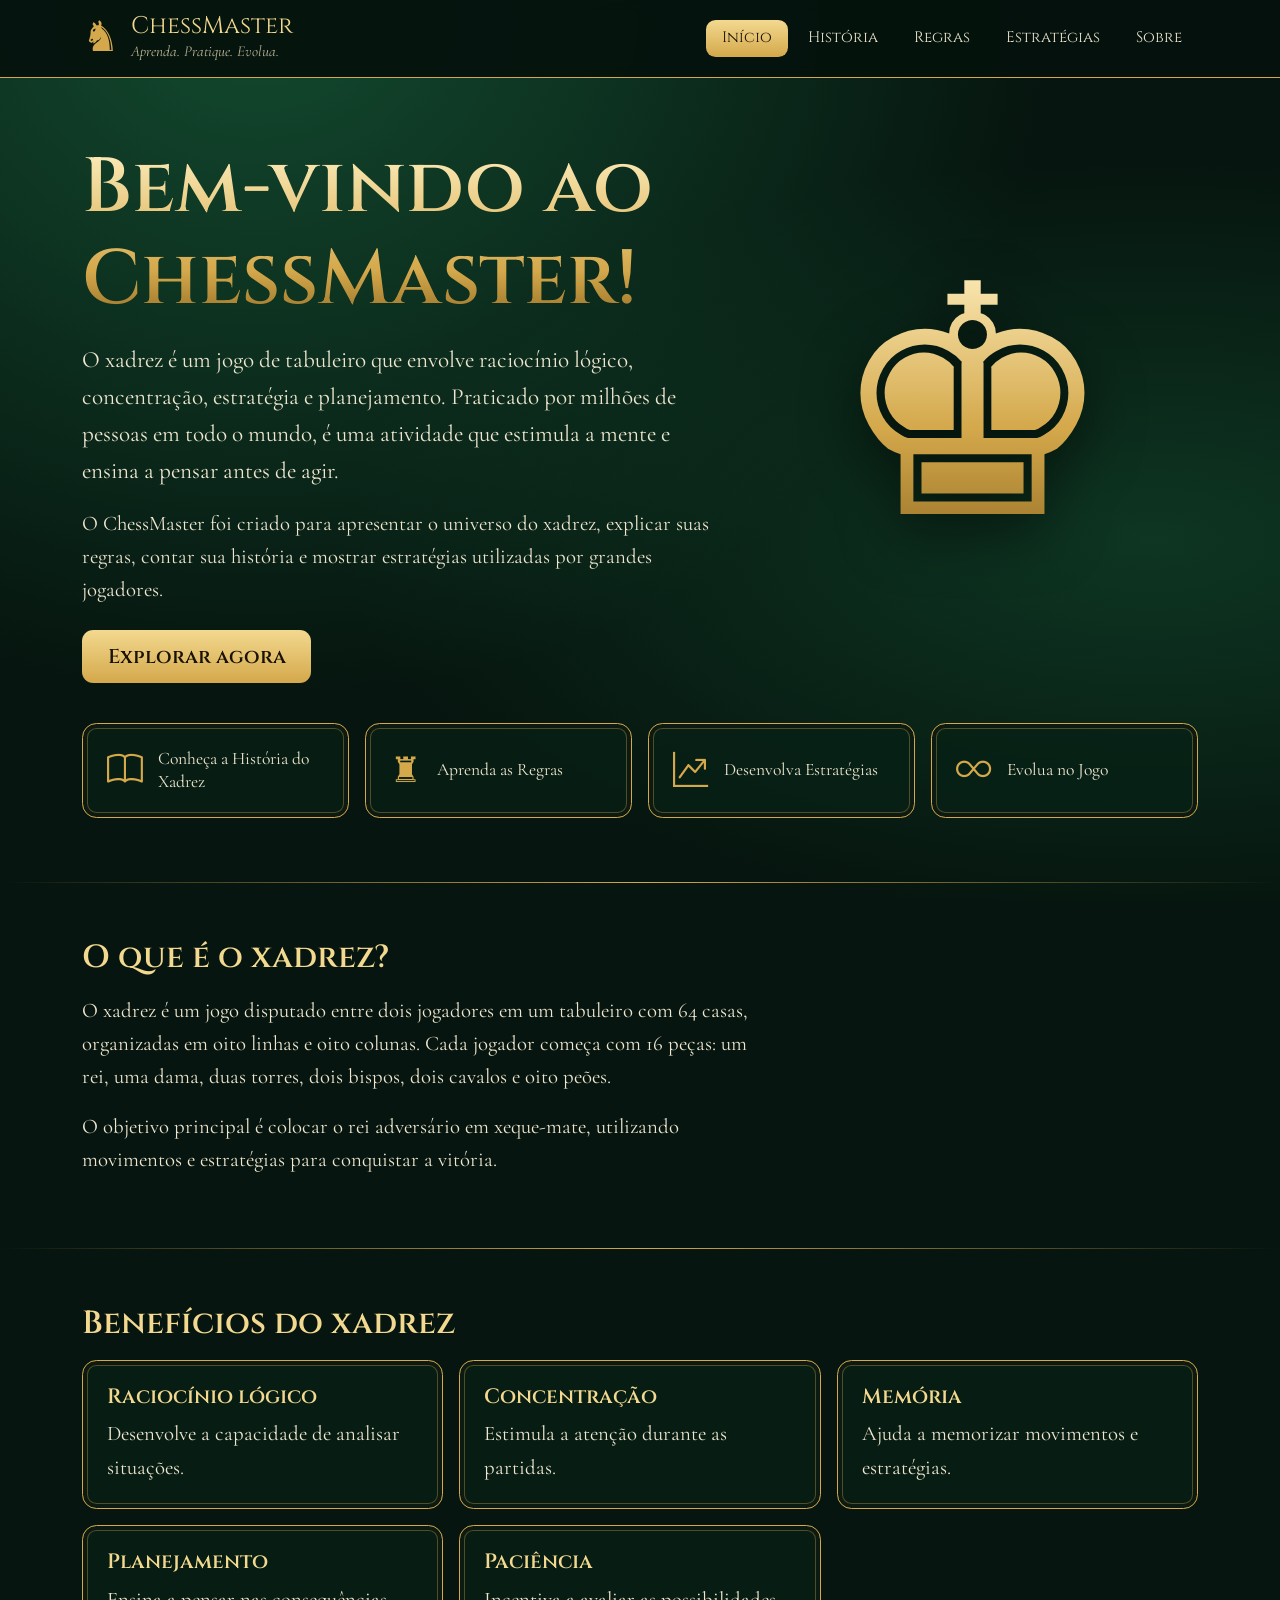
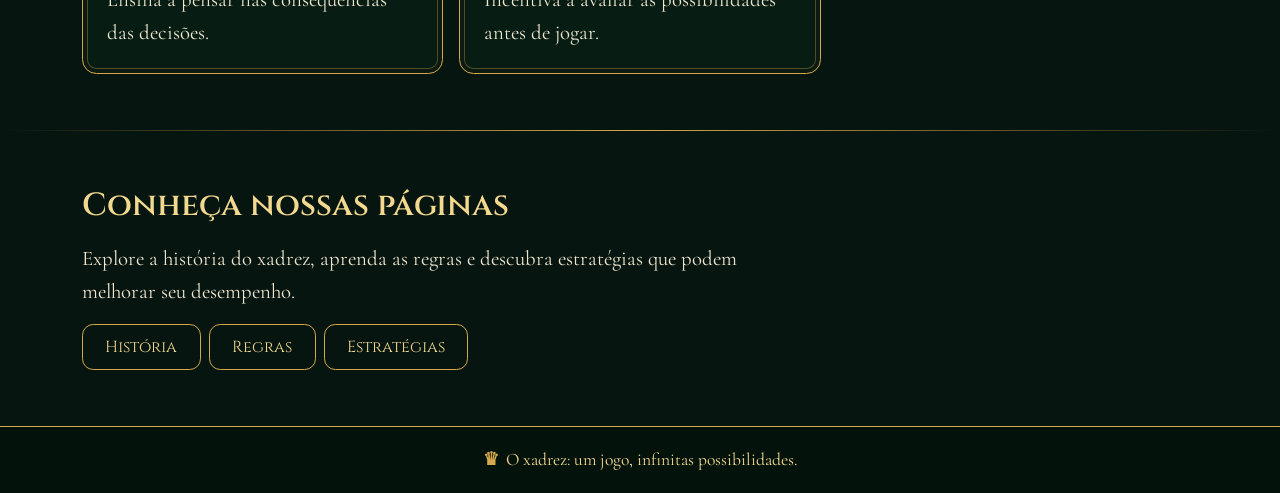
<file: chessmaster/chessmaster/index.html>
<!DOCTYPE html>
<html lang="pt-BR" data-bs-theme="dark">
<head>
  <meta charset="UTF-8">
  <meta name="viewport" content="width=device-width, initial-scale=1">
  <title>Início — ChessMaster</title>
  <meta name="description" content="Aprenda as regras, a história e as estratégias do xadrez.">
  <link href="https://cdn.jsdelivr.net/npm/bootstrap@5.3.3/dist/css/bootstrap.min.css" rel="stylesheet">
  <link href="https://cdn.jsdelivr.net/npm/bootstrap-icons@1.11.3/font/bootstrap-icons.min.css" rel="stylesheet">
  <link href="https://fonts.googleapis.com/css2?family=Cinzel:wght@500;600;700&family=Cormorant+Garamond:ital,wght@0,400;0,600;1,400&display=swap" rel="stylesheet">
  <link href="assets/css/style.css" rel="stylesheet">
</head>
<body>
  <div id="site-header" data-page="index"></div>
  <main>
    <section class="hero">
      <div class="container">
        <div class="row align-items-center g-4">
          <div class="col-lg-7">
            <h1>Bem-vindo ao ChessMaster!</h1>
            <p class="intro mt-3">O xadrez é um jogo de tabuleiro que envolve raciocínio lógico, concentração, estratégia e planejamento. Praticado por milhões de pessoas em todo o mundo, é uma atividade que estimula a mente e ensina a pensar antes de agir.</p>
            <p>O ChessMaster foi criado para apresentar o universo do xadrez, explicar suas regras, contar sua história e mostrar estratégias utilizadas por grandes jogadores.</p>
            <a href="historia.html" class="btn btn-gold btn-lg mt-2">Explorar agora</a>
          </div>
          <div class="col-lg-5"><div class="king" aria-hidden="true">♚</div></div>
        </div>
        <div class="row g-3 mt-4">
          <div class="col-6 col-lg-3"><a href="historia.html" class="panel tile"><i class="bi bi-book"></i>Conheça a História do Xadrez</a></div>
          <div class="col-6 col-lg-3"><a href="regras.html" class="panel tile"><b aria-hidden="true">♜</b>Aprenda as Regras</a></div>
          <div class="col-6 col-lg-3"><a href="estrategias.html" class="panel tile"><i class="bi bi-graph-up-arrow"></i>Desenvolva Estratégias</a></div>
          <div class="col-6 col-lg-3"><a href="estrategias.html#mestres" class="panel tile"><i class="bi bi-infinity"></i>Evolua no Jogo</a></div>
        </div>
      </div>
    </section>
    <hr class="divider">

    <section class="section">
      <div class="container">
        <h2>O que é o xadrez?</h2>
        <p>O xadrez é um jogo disputado entre dois jogadores em um tabuleiro com 64 casas, organizadas em oito linhas e oito colunas. Cada jogador começa com 16 peças: um rei, uma dama, duas torres, dois bispos, dois cavalos e oito peões.</p>
        <p>O objetivo principal é colocar o rei adversário em xeque-mate, utilizando movimentos e estratégias para conquistar a vitória.</p>
      </div>
    </section>
    <hr class="divider">

    <section class="section">
      <div class="container">
        <h2>Benefícios do xadrez</h2>
        <div class="row g-3 row-cols-1 row-cols-md-2 row-cols-lg-3">
          <div class="col"><div class="panel"><h3>Raciocínio lógico</h3><p>Desenvolve a capacidade de analisar situações.</p></div></div>
          <div class="col"><div class="panel"><h3>Concentração</h3><p>Estimula a atenção durante as partidas.</p></div></div>
          <div class="col"><div class="panel"><h3>Memória</h3><p>Ajuda a memorizar movimentos e estratégias.</p></div></div>
          <div class="col"><div class="panel"><h3>Planejamento</h3><p>Ensina a pensar nas consequências das decisões.</p></div></div>
          <div class="col"><div class="panel"><h3>Paciência</h3><p>Incentiva a avaliar as possibilidades antes de jogar.</p></div></div>
        </div>
      </div>
    </section>
    <hr class="divider">

    <section class="section">
      <div class="container">
        <h2>Conheça nossas páginas</h2>
        <p>Explore a história do xadrez, aprenda as regras e descubra estratégias que podem melhorar seu desempenho.</p>
        <div class="d-flex flex-wrap gap-2">
          <a href="historia.html" class="btn btn-line">História</a>
          <a href="regras.html" class="btn btn-line">Regras</a>
          <a href="estrategias.html" class="btn btn-line">Estratégias</a>
        </div>
      </div>
    </section>
  </main>
  <div id="site-footer"></div>
  <script src="https://cdn.jsdelivr.net/npm/bootstrap@5.3.3/dist/js/bootstrap.bundle.min.js"></script>
  <script src="assets/js/main.js"></script>
</body>
</html>
</file>
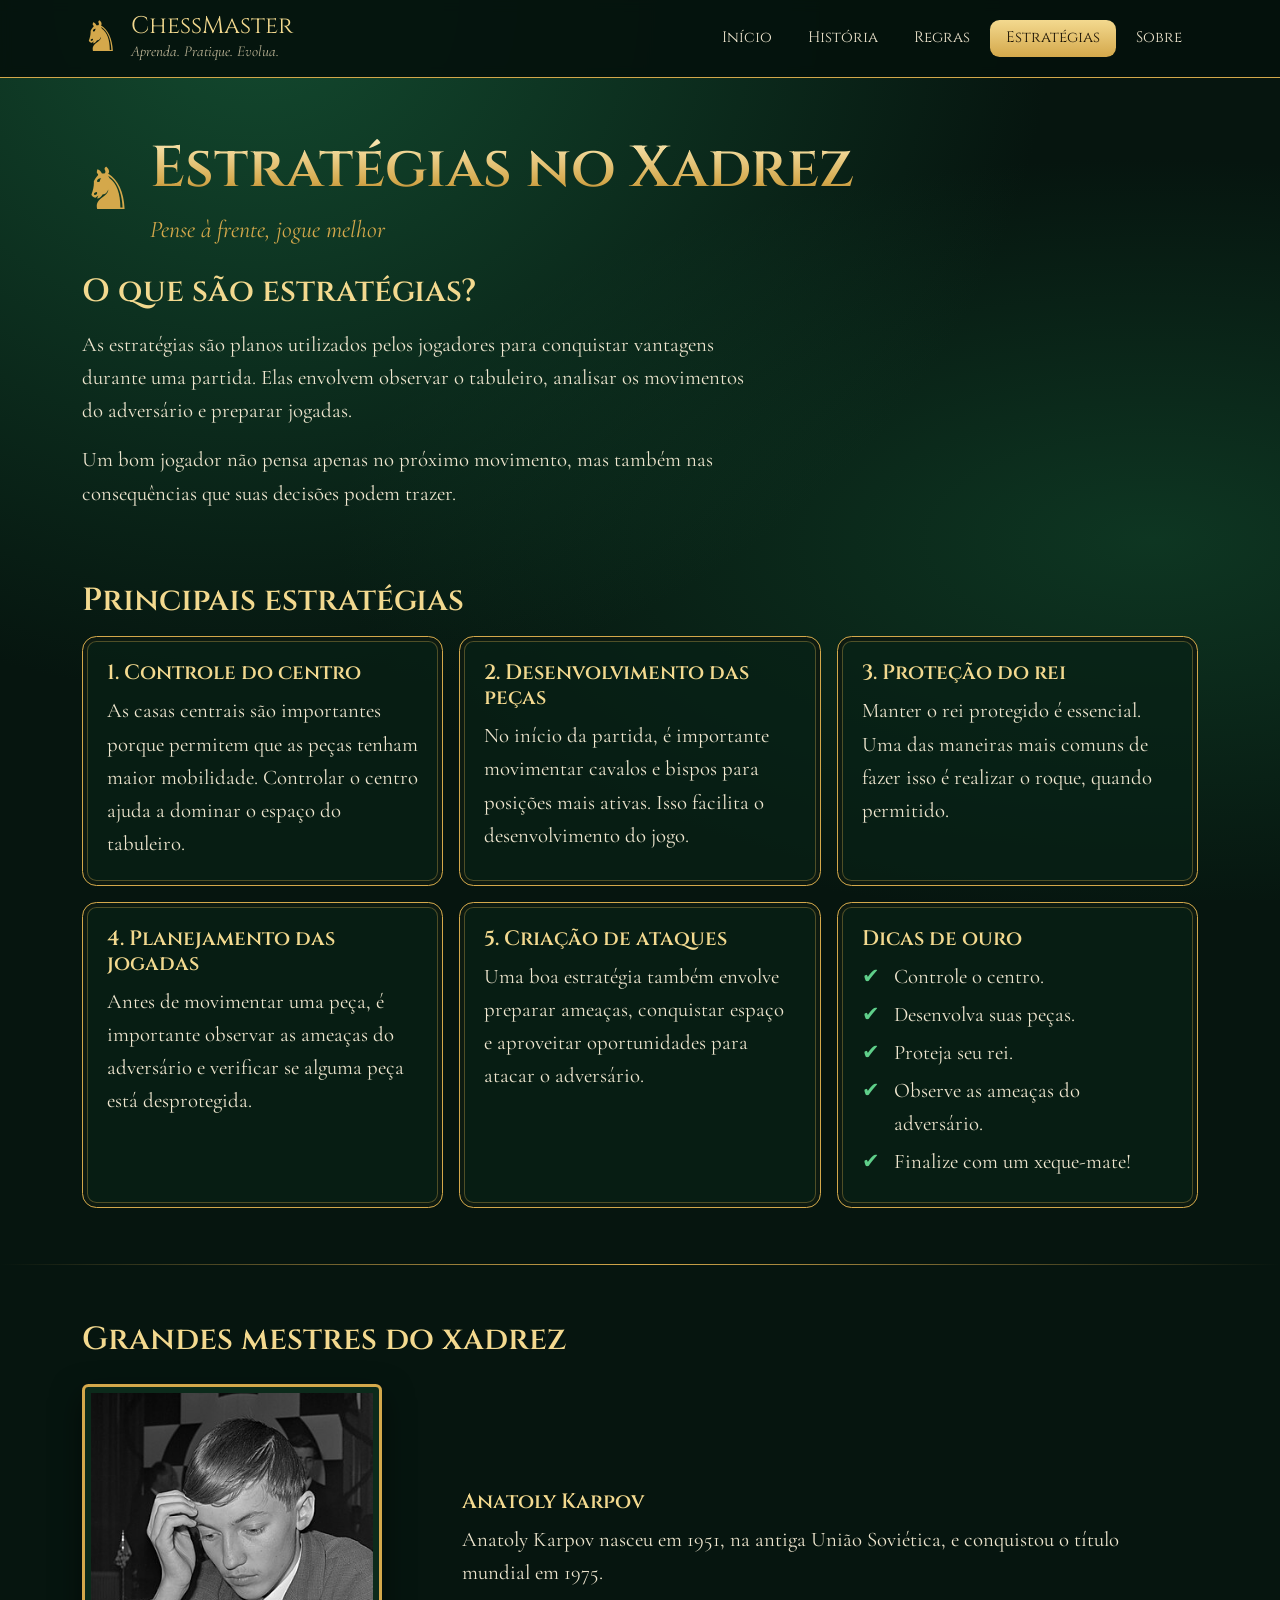
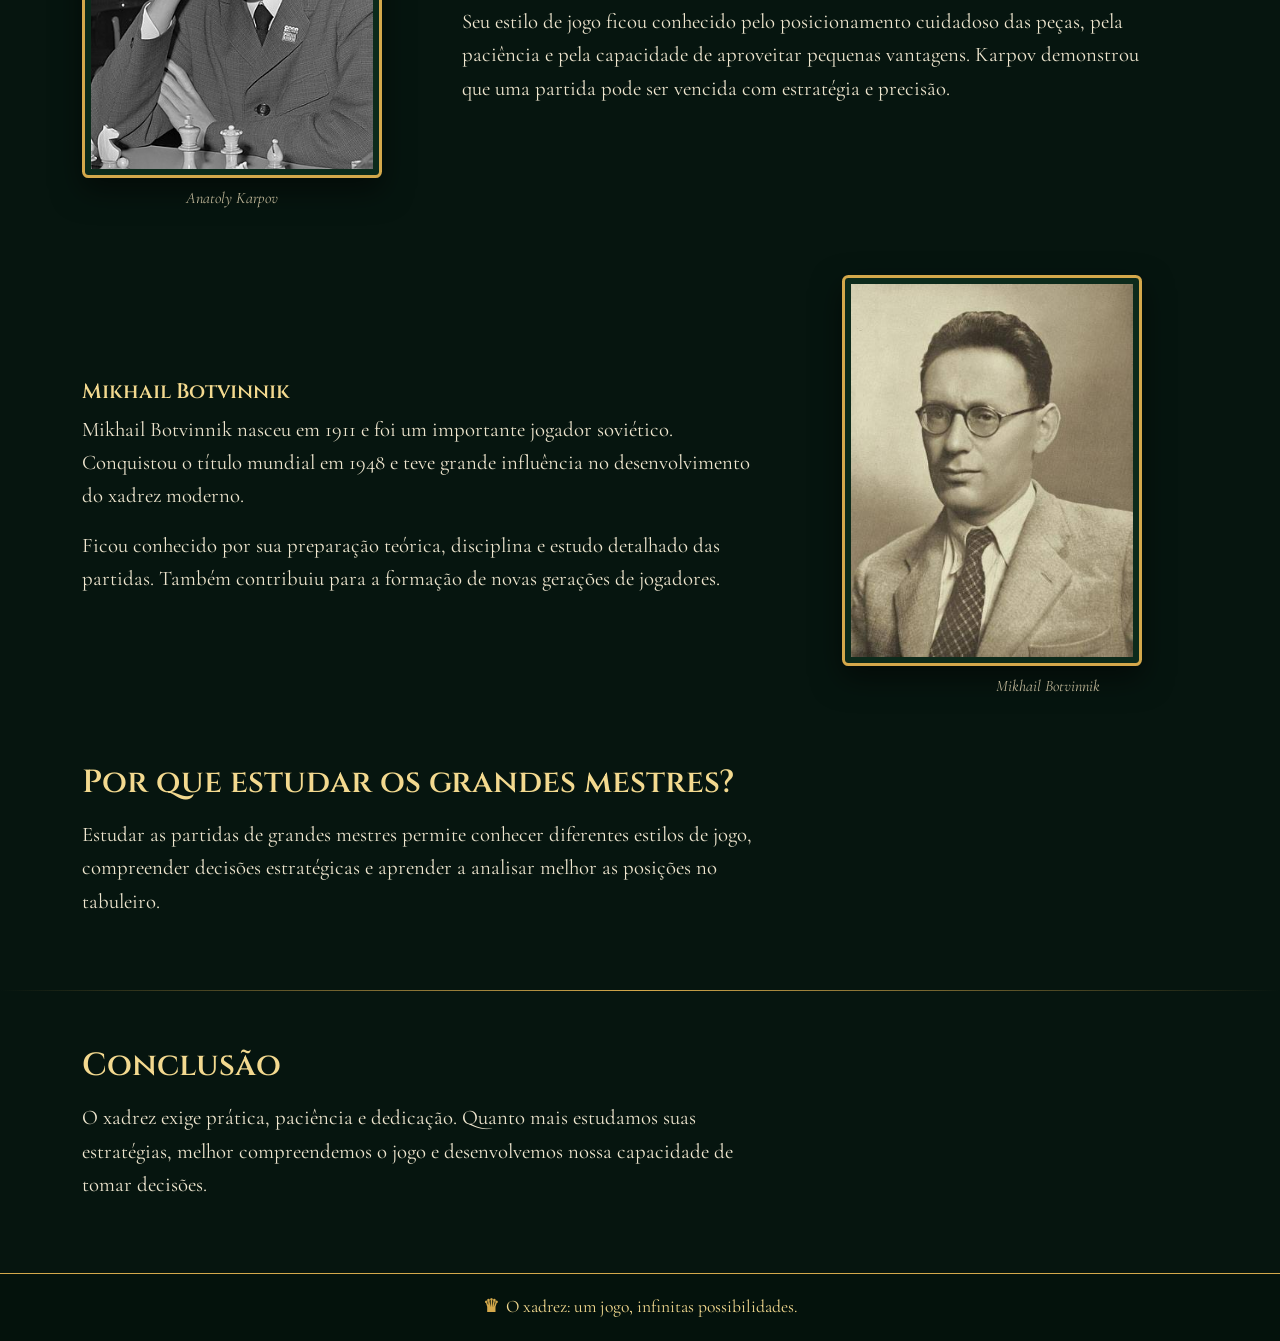
<file: chessmaster/chessmaster/estrategias.html>
<!DOCTYPE html>
<html lang="pt-BR" data-bs-theme="dark">
<head>
  <meta charset="UTF-8">
  <meta name="viewport" content="width=device-width, initial-scale=1">
  <title>Estratégias no Xadrez — ChessMaster</title>
  <meta name="description" content="Estratégias básicas e grandes mestres do xadrez.">
  <link href="https://cdn.jsdelivr.net/npm/bootstrap@5.3.3/dist/css/bootstrap.min.css" rel="stylesheet">
  <link href="https://cdn.jsdelivr.net/npm/bootstrap-icons@1.11.3/font/bootstrap-icons.min.css" rel="stylesheet">
  <link href="https://fonts.googleapis.com/css2?family=Cinzel:wght@500;600;700&family=Cormorant+Garamond:ital,wght@0,400;0,600;1,400&display=swap" rel="stylesheet">
  <link href="assets/css/style.css" rel="stylesheet">
</head>
<body>
  <div id="site-header" data-page="estrategias"></div>
  <main>
    <div class="container">
      <header class="page-head">
        <div class="d-flex align-items-center gap-3">
          <span class="glyph" aria-hidden="true">♞</span>
          <div><h1>Estratégias no Xadrez</h1><p class="lead-it mb-0">Pense à frente, jogue melhor</p></div>
        </div>
      </header>
      <h2>O que são estratégias?</h2>
      <p>As estratégias são planos utilizados pelos jogadores para conquistar vantagens durante uma partida. Elas envolvem observar o tabuleiro, analisar os movimentos do adversário e preparar jogadas.</p>
      <p>Um bom jogador não pensa apenas no próximo movimento, mas também nas consequências que suas decisões podem trazer.</p>
    </div>

    <section class="section">
      <div class="container">
        <h2>Principais estratégias</h2>
        <div class="row g-3 row-cols-1 row-cols-md-2 row-cols-lg-3">
<div class="col"><div class="panel"><h3>1. Controle do centro</h3><p>As casas centrais são importantes porque permitem que as peças tenham maior mobilidade. Controlar o centro ajuda a dominar o espaço do tabuleiro.</p></div></div>
<div class="col"><div class="panel"><h3>2. Desenvolvimento das peças</h3><p>No início da partida, é importante movimentar cavalos e bispos para posições mais ativas. Isso facilita o desenvolvimento do jogo.</p></div></div>
<div class="col"><div class="panel"><h3>3. Proteção do rei</h3><p>Manter o rei protegido é essencial. Uma das maneiras mais comuns de fazer isso é realizar o roque, quando permitido.</p></div></div>
<div class="col"><div class="panel"><h3>4. Planejamento das jogadas</h3><p>Antes de movimentar uma peça, é importante observar as ameaças do adversário e verificar se alguma peça está desprotegida.</p></div></div>
<div class="col"><div class="panel"><h3>5. Criação de ataques</h3><p>Uma boa estratégia também envolve preparar ameaças, conquistar espaço e aproveitar oportunidades para atacar o adversário.</p></div></div>
          <div class="col"><div class="panel"><h3>Dicas de ouro</h3>
            <ul class="tips"><li>Controle o centro.</li><li>Desenvolva suas peças.</li><li>Proteja seu rei.</li><li>Observe as ameaças do adversário.</li><li>Finalize com um xeque-mate!</li></ul>
          </div></div>
        </div>
      </div>
    </section>
    <hr class="divider">

    <section class="section" id="mestres">
      <div class="container">
        <h2 class="mb-4">Grandes mestres do xadrez</h2>

        <div class="row g-4 align-items-center mb-5">
          <div class="col-md-4 text-center text-md-start">
            <img class="photo" src="assets/img/karpov.jpeg" alt="Anatoly Karpov jogando xadrez, ainda jovem">
            <p class="photo-cap mx-auto mx-md-0">Anatoly Karpov</p>
          </div>
          <div class="col-md-8">
            <h3>Anatoly Karpov</h3>
            <p>Anatoly Karpov nasceu em 1951, na antiga União Soviética, e conquistou o título mundial em 1975.</p>
            <p>Seu estilo de jogo ficou conhecido pelo posicionamento cuidadoso das peças, pela paciência e pela capacidade de aproveitar pequenas vantagens. Karpov demonstrou que uma partida pode ser vencida com estratégia e precisão.</p>
          </div>
        </div>

        <div class="row g-4 align-items-center flex-md-row-reverse">
          <div class="col-md-4 text-center text-md-end">
            <img class="photo" src="assets/img/botvinnik.jpeg" alt="Retrato de Mikhail Botvinnik">
            <p class="photo-cap mx-auto me-md-0">Mikhail Botvinnik</p>
          </div>
          <div class="col-md-8">
            <h3>Mikhail Botvinnik</h3>
            <p>Mikhail Botvinnik nasceu em 1911 e foi um importante jogador soviético. Conquistou o título mundial em 1948 e teve grande influência no desenvolvimento do xadrez moderno.</p>
            <p>Ficou conhecido por sua preparação teórica, disciplina e estudo detalhado das partidas. Também contribuiu para a formação de novas gerações de jogadores.</p>
          </div>
        </div>

        <h2 class="mt-5">Por que estudar os grandes mestres?</h2>
        <p>Estudar as partidas de grandes mestres permite conhecer diferentes estilos de jogo, compreender decisões estratégicas e aprender a analisar melhor as posições no tabuleiro.</p>
      </div>
    </section>
    <hr class="divider">

    <section class="section">
      <div class="container">
        <h2>Conclusão</h2>
        <p>O xadrez exige prática, paciência e dedicação. Quanto mais estudamos suas estratégias, melhor compreendemos o jogo e desenvolvemos nossa capacidade de tomar decisões.</p>
      </div>
    </section>
  </main>
  <div id="site-footer"></div>
  <script src="https://cdn.jsdelivr.net/npm/bootstrap@5.3.3/dist/js/bootstrap.bundle.min.js"></script>
  <script src="assets/js/main.js"></script>
</body>
</html>
</file>
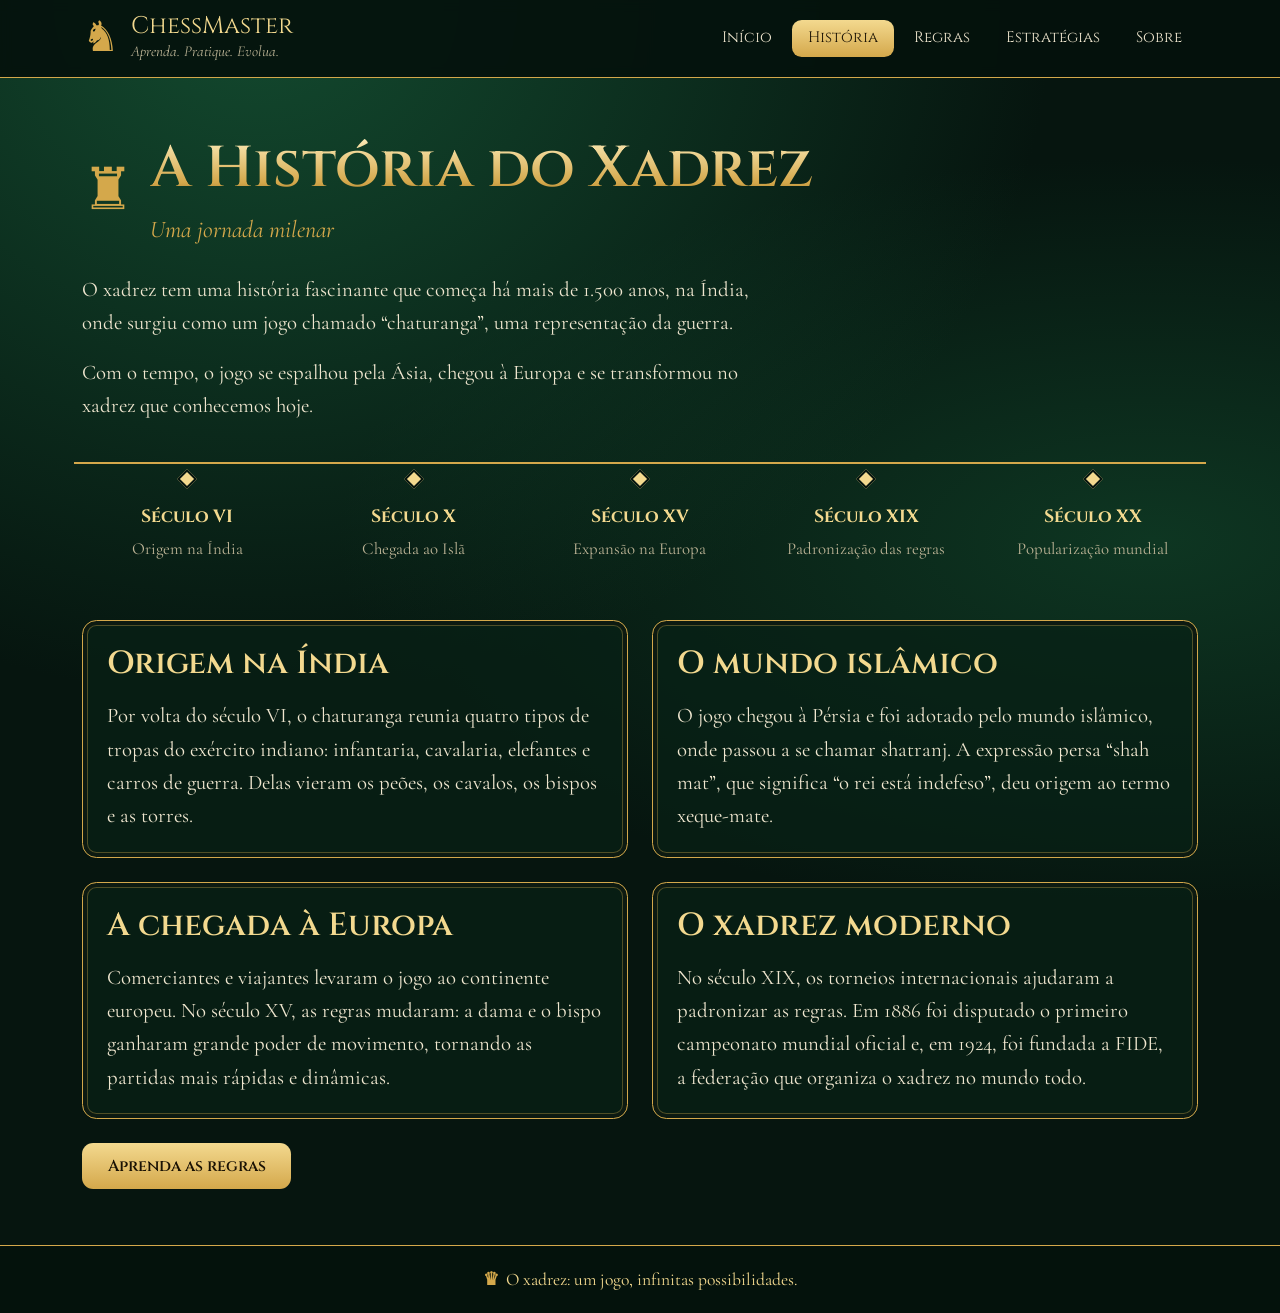
<file: chessmaster/chessmaster/historia.html>
<!DOCTYPE html>
<html lang="pt-BR" data-bs-theme="dark">
<head>
  <meta charset="UTF-8">
  <meta name="viewport" content="width=device-width, initial-scale=1">
  <title>A História do Xadrez — ChessMaster</title>
  <meta name="description" content="Uma jornada milenar: da Índia ao mundo inteiro.">
  <link href="https://cdn.jsdelivr.net/npm/bootstrap@5.3.3/dist/css/bootstrap.min.css" rel="stylesheet">
  <link href="https://cdn.jsdelivr.net/npm/bootstrap-icons@1.11.3/font/bootstrap-icons.min.css" rel="stylesheet">
  <link href="https://fonts.googleapis.com/css2?family=Cinzel:wght@500;600;700&family=Cormorant+Garamond:ital,wght@0,400;0,600;1,400&display=swap" rel="stylesheet">
  <link href="assets/css/style.css" rel="stylesheet">
</head>
<body>
  <div id="site-header" data-page="historia"></div>
  <main>
    <div class="container">
      <header class="page-head">
        <div class="d-flex align-items-center gap-3">
          <span class="glyph" aria-hidden="true">♜</span>
          <div><h1>A História do Xadrez</h1><p class="lead-it mb-0">Uma jornada milenar</p></div>
        </div>
      </header>
      <p>O xadrez tem uma história fascinante que começa há mais de 1.500 anos, na Índia, onde surgiu como um jogo chamado “chaturanga”, uma representação da guerra.</p>
      <p>Com o tempo, o jogo se espalhou pela Ásia, chegou à Europa e se transformou no xadrez que conhecemos hoje.</p>

      <div class="timeline row row-cols-2 row-cols-md-5 g-3" aria-label="Linha do tempo do xadrez">
        <div class="col step"><strong>Século VI</strong><span>Origem na Índia</span></div>
        <div class="col step"><strong>Século X</strong><span>Chegada ao Islã</span></div>
        <div class="col step"><strong>Século XV</strong><span>Expansão na Europa</span></div>
        <div class="col step"><strong>Século XIX</strong><span>Padronização das regras</span></div>
        <div class="col step"><strong>Século XX</strong><span>Popularização mundial</span></div>
      </div>
    </div>

    <section class="section">
      <div class="container">
        <div class="row g-4">
          <div class="col-md-6"><div class="panel"><h2>Origem na Índia</h2><p>Por volta do século VI, o chaturanga reunia quatro tipos de tropas do exército indiano: infantaria, cavalaria, elefantes e carros de guerra. Delas vieram os peões, os cavalos, os bispos e as torres.</p></div></div>
          <div class="col-md-6"><div class="panel"><h2>O mundo islâmico</h2><p>O jogo chegou à Pérsia e foi adotado pelo mundo islâmico, onde passou a se chamar shatranj. A expressão persa “shah mat”, que significa “o rei está indefeso”, deu origem ao termo xeque-mate.</p></div></div>
          <div class="col-md-6"><div class="panel"><h2>A chegada à Europa</h2><p>Comerciantes e viajantes levaram o jogo ao continente europeu. No século XV, as regras mudaram: a dama e o bispo ganharam grande poder de movimento, tornando as partidas mais rápidas e dinâmicas.</p></div></div>
          <div class="col-md-6"><div class="panel"><h2>O xadrez moderno</h2><p>No século XIX, os torneios internacionais ajudaram a padronizar as regras. Em 1886 foi disputado o primeiro campeonato mundial oficial e, em 1924, foi fundada a FIDE, a federação que organiza o xadrez no mundo todo.</p></div></div>
        </div>
        <div class="mt-4"><a href="regras.html" class="btn btn-gold">Aprenda as regras</a></div>
      </div>
    </section>
  </main>
  <div id="site-footer"></div>
  <script src="https://cdn.jsdelivr.net/npm/bootstrap@5.3.3/dist/js/bootstrap.bundle.min.js"></script>
  <script src="assets/js/main.js"></script>
</body>
</html>
</file>
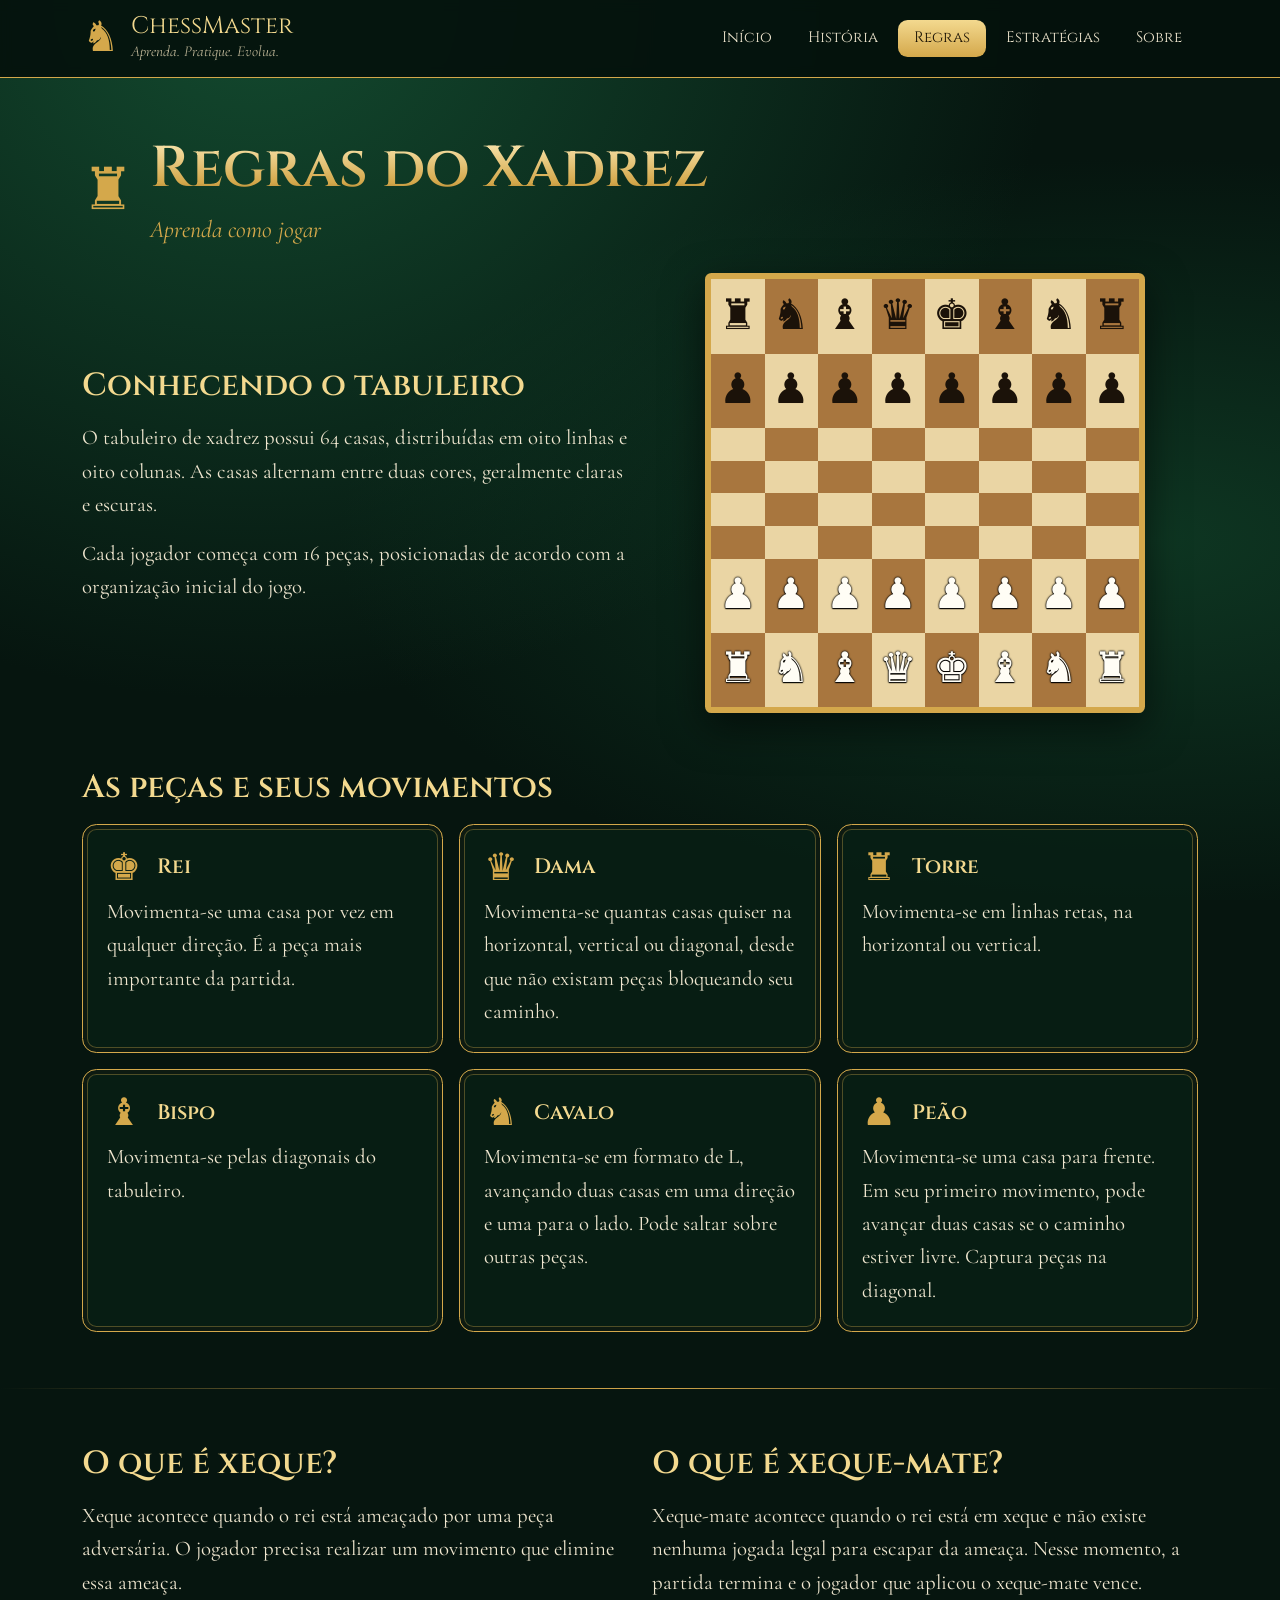
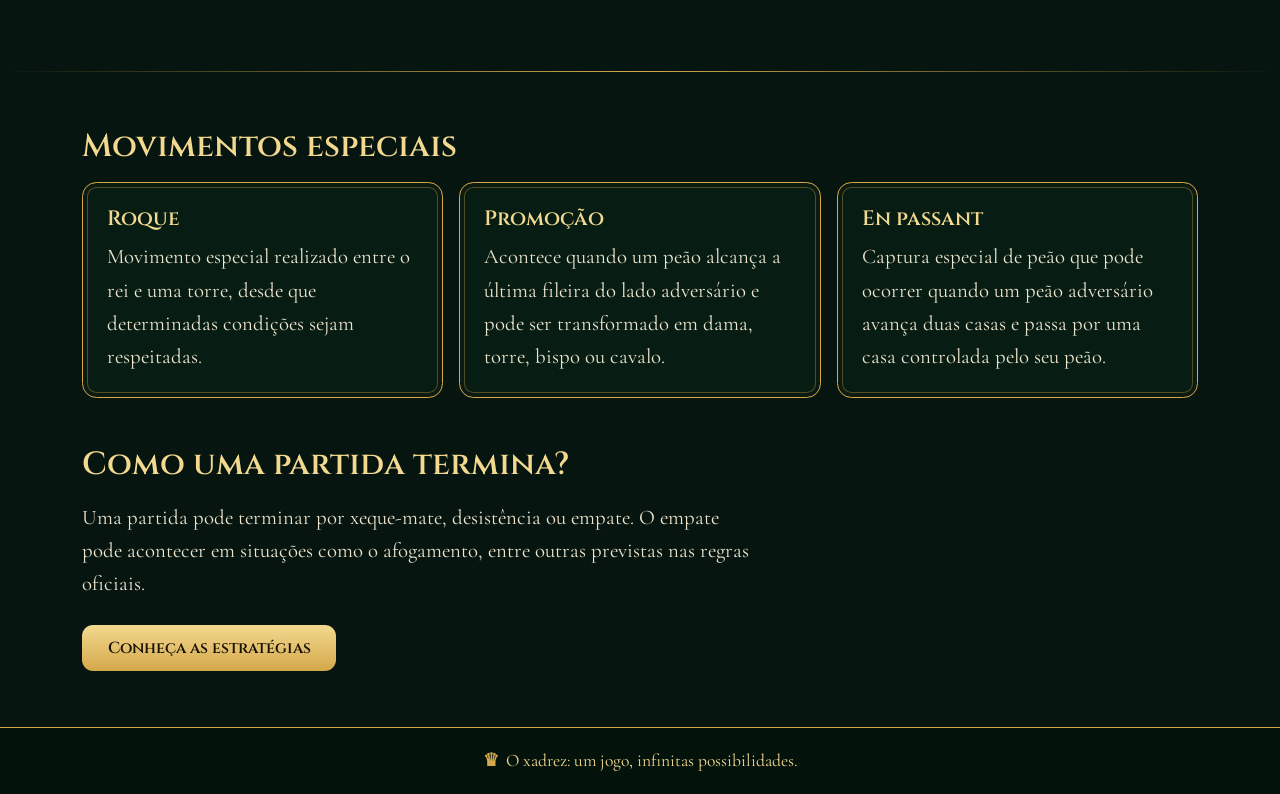
<file: chessmaster/chessmaster/regras.html>
<!DOCTYPE html>
<html lang="pt-BR" data-bs-theme="dark">
<head>
  <meta charset="UTF-8">
  <meta name="viewport" content="width=device-width, initial-scale=1">
  <title>Regras do Xadrez — ChessMaster</title>
  <meta name="description" content="Aprenda como jogar xadrez: tabuleiro, peças, movimentos e regras especiais.">
  <link href="https://cdn.jsdelivr.net/npm/bootstrap@5.3.3/dist/css/bootstrap.min.css" rel="stylesheet">
  <link href="https://cdn.jsdelivr.net/npm/bootstrap-icons@1.11.3/font/bootstrap-icons.min.css" rel="stylesheet">
  <link href="https://fonts.googleapis.com/css2?family=Cinzel:wght@500;600;700&family=Cormorant+Garamond:ital,wght@0,400;0,600;1,400&display=swap" rel="stylesheet">
  <link href="assets/css/style.css" rel="stylesheet">
</head>
<body>
  <div id="site-header" data-page="regras"></div>
  <main>
    <div class="container">
      <header class="page-head">
        <div class="d-flex align-items-center gap-3">
          <span class="glyph" aria-hidden="true">♜</span>
          <div><h1>Regras do Xadrez</h1><p class="lead-it mb-0">Aprenda como jogar</p></div>
        </div>
      </header>
      <div class="row align-items-center g-4">
        <div class="col-md-6">
          <h2>Conhecendo o tabuleiro</h2>
          <p>O tabuleiro de xadrez possui 64 casas, distribuídas em oito linhas e oito colunas. As casas alternam entre duas cores, geralmente claras e escuras.</p>
          <p>Cada jogador começa com 16 peças, posicionadas de acordo com a organização inicial do jogo.</p>
        </div>
        <div class="col-md-6"><div id="board" class="board" role="img" aria-label="Tabuleiro na posição inicial"></div></div>
      </div>
    </div>

    <section class="section">
      <div class="container">
        <h2>As peças e seus movimentos</h2>
        <div class="row g-3 row-cols-1 row-cols-md-2 row-cols-lg-3">
<div class="col"><div class="panel"><div class="d-flex align-items-center gap-3 mb-2"><span class="piece-glyph" aria-hidden="true">♚</span><h3 class="m-0">Rei</h3></div><p>Movimenta-se uma casa por vez em qualquer direção. É a peça mais importante da partida.</p></div></div>
<div class="col"><div class="panel"><div class="d-flex align-items-center gap-3 mb-2"><span class="piece-glyph" aria-hidden="true">♛</span><h3 class="m-0">Dama</h3></div><p>Movimenta-se quantas casas quiser na horizontal, vertical ou diagonal, desde que não existam peças bloqueando seu caminho.</p></div></div>
<div class="col"><div class="panel"><div class="d-flex align-items-center gap-3 mb-2"><span class="piece-glyph" aria-hidden="true">♜</span><h3 class="m-0">Torre</h3></div><p>Movimenta-se em linhas retas, na horizontal ou vertical.</p></div></div>
<div class="col"><div class="panel"><div class="d-flex align-items-center gap-3 mb-2"><span class="piece-glyph" aria-hidden="true">♝</span><h3 class="m-0">Bispo</h3></div><p>Movimenta-se pelas diagonais do tabuleiro.</p></div></div>
<div class="col"><div class="panel"><div class="d-flex align-items-center gap-3 mb-2"><span class="piece-glyph" aria-hidden="true">♞</span><h3 class="m-0">Cavalo</h3></div><p>Movimenta-se em formato de L, avançando duas casas em uma direção e uma para o lado. Pode saltar sobre outras peças.</p></div></div>
<div class="col"><div class="panel"><div class="d-flex align-items-center gap-3 mb-2"><span class="piece-glyph" aria-hidden="true">♟</span><h3 class="m-0">Peão</h3></div><p>Movimenta-se uma casa para frente. Em seu primeiro movimento, pode avançar duas casas se o caminho estiver livre. Captura peças na diagonal.</p></div></div>
        </div>
      </div>
    </section>
    <hr class="divider">

    <section class="section">
      <div class="container">
        <div class="row g-4">
          <div class="col-md-6"><h2>O que é xeque?</h2><p>Xeque acontece quando o rei está ameaçado por uma peça adversária. O jogador precisa realizar um movimento que elimine essa ameaça.</p></div>
          <div class="col-md-6"><h2>O que é xeque-mate?</h2><p>Xeque-mate acontece quando o rei está em xeque e não existe nenhuma jogada legal para escapar da ameaça. Nesse momento, a partida termina e o jogador que aplicou o xeque-mate vence.</p></div>
        </div>
      </div>
    </section>
    <hr class="divider">

    <section class="section">
      <div class="container">
        <h2>Movimentos especiais</h2>
        <div class="row g-3 row-cols-1 row-cols-lg-3">
          <div class="col"><div class="panel"><h3>Roque</h3><p>Movimento especial realizado entre o rei e uma torre, desde que determinadas condições sejam respeitadas.</p></div></div>
          <div class="col"><div class="panel"><h3>Promoção</h3><p>Acontece quando um peão alcança a última fileira do lado adversário e pode ser transformado em dama, torre, bispo ou cavalo.</p></div></div>
          <div class="col"><div class="panel"><h3>En passant</h3><p>Captura especial de peão que pode ocorrer quando um peão adversário avança duas casas e passa por uma casa controlada pelo seu peão.</p></div></div>
        </div>
        <h2 class="mt-5">Como uma partida termina?</h2>
        <p>Uma partida pode terminar por xeque-mate, desistência ou empate. O empate pode acontecer em situações como o afogamento, entre outras previstas nas regras oficiais.</p>
        <a href="estrategias.html" class="btn btn-gold mt-2">Conheça as estratégias</a>
      </div>
    </section>
  </main>
  <div id="site-footer"></div>
  <script src="https://cdn.jsdelivr.net/npm/bootstrap@5.3.3/dist/js/bootstrap.bundle.min.js"></script>
  <script src="assets/js/main.js"></script>
</body>
</html>
</file>
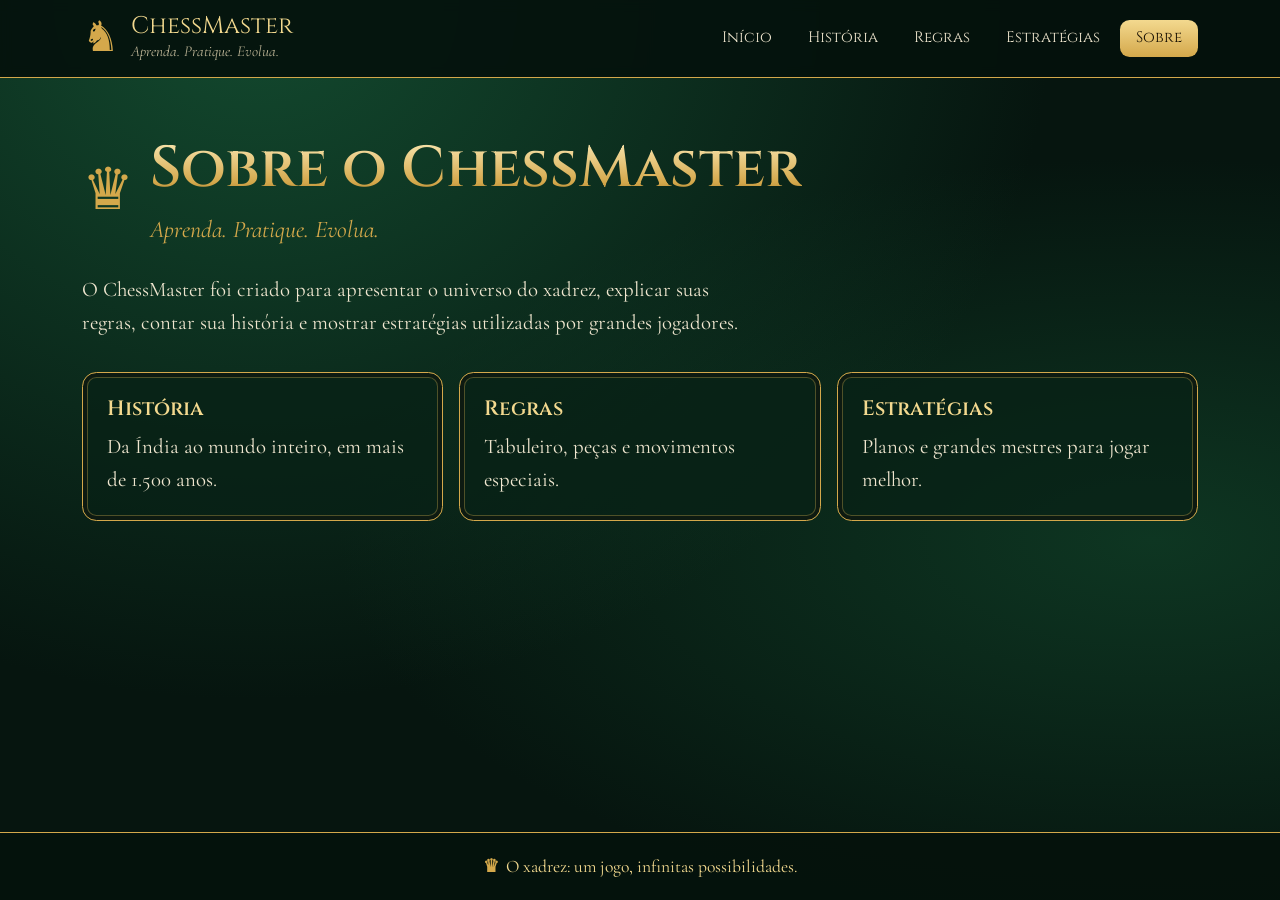
<file: chessmaster/chessmaster/sobre.html>
<!DOCTYPE html>
<html lang="pt-BR" data-bs-theme="dark">
<head>
  <meta charset="UTF-8">
  <meta name="viewport" content="width=device-width, initial-scale=1">
  <title>Sobre — ChessMaster</title>
  <meta name="description" content="Sobre o projeto ChessMaster.">
  <link href="https://cdn.jsdelivr.net/npm/bootstrap@5.3.3/dist/css/bootstrap.min.css" rel="stylesheet">
  <link href="https://cdn.jsdelivr.net/npm/bootstrap-icons@1.11.3/font/bootstrap-icons.min.css" rel="stylesheet">
  <link href="https://fonts.googleapis.com/css2?family=Cinzel:wght@500;600;700&family=Cormorant+Garamond:ital,wght@0,400;0,600;1,400&display=swap" rel="stylesheet">
  <link href="assets/css/style.css" rel="stylesheet">
</head>
<body>
  <div id="site-header" data-page="sobre"></div>
  <main>
    <div class="container">
      <header class="page-head">
        <div class="d-flex align-items-center gap-3">
          <span class="glyph" aria-hidden="true">♛</span>
          <div><h1>Sobre o ChessMaster</h1><p class="lead-it mb-0">Aprenda. Pratique. Evolua.</p></div>
        </div>
      </header>
      <p>O ChessMaster foi criado para apresentar o universo do xadrez, explicar suas regras, contar sua história e mostrar estratégias utilizadas por grandes jogadores.</p>
      <div class="row g-3 row-cols-1 row-cols-md-3 mt-2">
        <div class="col"><a href="historia.html" class="panel d-block"><h3>História</h3><p>Da Índia ao mundo inteiro, em mais de 1.500 anos.</p></a></div>
        <div class="col"><a href="regras.html" class="panel d-block"><h3>Regras</h3><p>Tabuleiro, peças e movimentos especiais.</p></a></div>
        <div class="col"><a href="estrategias.html" class="panel d-block"><h3>Estratégias</h3><p>Planos e grandes mestres para jogar melhor.</p></a></div>
      </div>
    </div>
  </main>
  <div id="site-footer"></div>
  <script src="https://cdn.jsdelivr.net/npm/bootstrap@5.3.3/dist/js/bootstrap.bundle.min.js"></script>
  <script src="assets/js/main.js"></script>
</body>
</html>
</file>
<file: chessmaster/chessmaster/assets/css/style.css>
/* ChessMaster — verde profundo + dourado */
:root{
  --bg:#06150f; --bg2:#0c2a1b; --gold:#d4a84b; --gold-l:#f3d98f; --gold-d:#8f6a22;
  --text:#efe6cf; --muted:#bdb496;
  --bs-body-bg:var(--bg); --bs-body-color:var(--text); --bs-link-color:var(--gold-l);
  --font-title:'Cinzel',Georgia,serif; --font-body:'Cormorant Garamond',Georgia,serif;
}
html{scroll-behavior:smooth;scroll-padding-top:90px}
body{font-family:var(--font-body);font-size:1.3rem;line-height:1.6;
  background:radial-gradient(ellipse at 20% 0%,#134a2f 0%,transparent 55%),radial-gradient(ellipse at 90% 60%,#0e3622 0%,transparent 50%),var(--bg);
  background-attachment:fixed;min-height:100vh;display:flex;flex-direction:column}
main{flex:1}
h1,h2,h3,h4{font-family:var(--font-title);font-weight:600;line-height:1.2;color:var(--gold-l)}
h1{font-size:clamp(2.2rem,5vw,3.6rem);background:linear-gradient(180deg,#fff0c0,var(--gold) 70%,var(--gold-d));-webkit-background-clip:text;background-clip:text;color:transparent}
h2{font-size:clamp(1.5rem,3vw,2rem);margin-bottom:1rem}
h3{font-size:1.3rem}
.lead-it{font-style:italic;color:var(--gold);font-size:1.5rem}
p{max-width:68ch}
a{text-decoration:none}
:focus-visible{outline:2px solid var(--gold-l);outline-offset:3px}

/* Navbar */
.cm-nav{background:rgba(5,18,12,.92);backdrop-filter:blur(6px);border-bottom:1px solid var(--gold)}
.navbar-brand{display:flex;align-items:center;gap:.7rem;color:var(--gold-l)!important}
.brand-knight{font-size:2.6rem;line-height:1;color:var(--gold)}
.brand-name{display:block;font-family:var(--font-title);font-size:1.5rem;line-height:1.1}
.brand-tag{display:block;font-style:italic;font-size:.95rem;color:var(--muted)}
.cm-nav .nav-link{font-family:var(--font-title);font-size:.95rem;color:var(--text);border-radius:.6rem;padding:.4rem 1rem!important}
.cm-nav .nav-link:hover{color:var(--gold-l)}
.cm-nav .nav-link.active{background:linear-gradient(180deg,var(--gold-l),var(--gold));color:#1a1204}
.navbar-toggler{border-color:var(--gold)}

/* Botões e molduras */
.btn-gold{font-family:var(--font-title);font-weight:600;background:linear-gradient(180deg,var(--gold-l),var(--gold));color:#1a1204;border:0;border-radius:.7rem;padding:.7rem 1.6rem}
.btn-gold:hover{filter:brightness(1.1);color:#1a1204}
.btn-line{font-family:var(--font-title);color:var(--gold-l);border:1px solid var(--gold);border-radius:.7rem;padding:.6rem 1.4rem}
.btn-line:hover{background:rgba(212,168,75,.15);color:var(--gold-l)}
.panel{background:rgba(8,32,21,.72);border:1px solid var(--gold);border-radius:.9rem;padding:1.5rem;height:100%;box-shadow:inset 0 0 0 4px rgba(6,21,15,.9),inset 0 0 0 5px rgba(212,168,75,.35)}
.panel h3{margin-bottom:.5rem}
.panel p{margin:0;color:var(--text)}
.tile{display:flex;align-items:center;gap:1rem;color:var(--text)!important;font-size:1.1rem;line-height:1.3}
.tile:hover{background:rgba(212,168,75,.12)}
.tile i,.tile b{font-size:2.2rem;color:var(--gold);font-weight:400;line-height:1}
.section{padding:3.5rem 0}
.divider{height:1px;background:linear-gradient(90deg,transparent,var(--gold),transparent);border:0;opacity:1;margin:0}

/* Cabeçalho de página */
.page-head{padding:3.5rem 0 1.5rem}
.page-head .glyph{font-size:3.6rem;color:var(--gold);line-height:1}

/* Hero */
.hero{padding:4rem 0}
.hero h1{font-size:clamp(2.6rem,7vw,4.8rem)}
.hero .intro{font-size:1.45rem}
.king{font-size:clamp(11rem,26vw,20rem);line-height:1;text-align:center;
  background:linear-gradient(180deg,#fff0c0,var(--gold) 55%,var(--gold-d));-webkit-background-clip:text;background-clip:text;color:transparent;
  filter:drop-shadow(0 18px 28px rgba(0,0,0,.6));animation:rise 1s ease-out both}
@keyframes rise{from{opacity:0;transform:translateY(24px)}to{opacity:1;transform:none}}

/* Linha do tempo */
.timeline{border-top:2px solid var(--gold);margin-top:2.5rem}
.timeline .step{position:relative;padding-top:1.4rem;text-align:center}
.timeline .step::before{content:"";position:absolute;top:-8px;left:50%;width:14px;height:14px;margin-left:-7px;background:var(--gold-l);border:2px solid var(--bg);transform:rotate(45deg)}
.timeline strong{display:block;font-family:var(--font-title);color:var(--gold-l);font-size:1.1rem}
.timeline span{font-size:1.05rem;color:var(--muted)}

/* Tabuleiro */
.board{display:grid;grid-template-columns:repeat(8,1fr);width:100%;max-width:440px;aspect-ratio:1;border:6px solid var(--gold);border-radius:.4rem;box-shadow:0 14px 40px rgba(0,0,0,.55);margin-inline:auto}
.sq{display:flex;align-items:center;justify-content:center;font-size:clamp(1.4rem,5vw,2.6rem);line-height:1}
.sq.l{background:#ead5a4}.sq.d{background:#a8763e}
.sq .w{color:#fffdf5;text-shadow:0 0 2px #000,0 0 2px #000,0 1px 1px #000}
.sq .b{color:#1b1209}
.piece-glyph{font-size:2.4rem;color:var(--gold);line-height:1}

/* Fotos dos mestres */
.photo{border:3px solid var(--gold);padding:6px;background:var(--bg2);border-radius:.4rem;box-shadow:0 12px 30px rgba(0,0,0,.5);display:block;width:100%;max-width:300px;height:auto}
.photo-cap{font-style:italic;color:var(--muted);font-size:1rem;margin-top:.5rem;text-align:center;max-width:300px}

/* Dicas */
.tips{list-style:none;padding:0;margin:0}
.tips li{padding-left:2rem;position:relative;margin:.3rem 0}
.tips li::before{content:"✔";position:absolute;left:0;color:#5fcf8a}

/* Rodapé */
.cm-foot{border-top:1px solid var(--gold);background:rgba(5,18,12,.92);text-align:center;padding:1.2rem;color:var(--gold-l);font-size:1.1rem}
.cm-foot b{color:var(--gold);margin-right:.4rem}

@media (prefers-reduced-motion:reduce){html{scroll-behavior:auto}.king{animation:none}}
</file>
